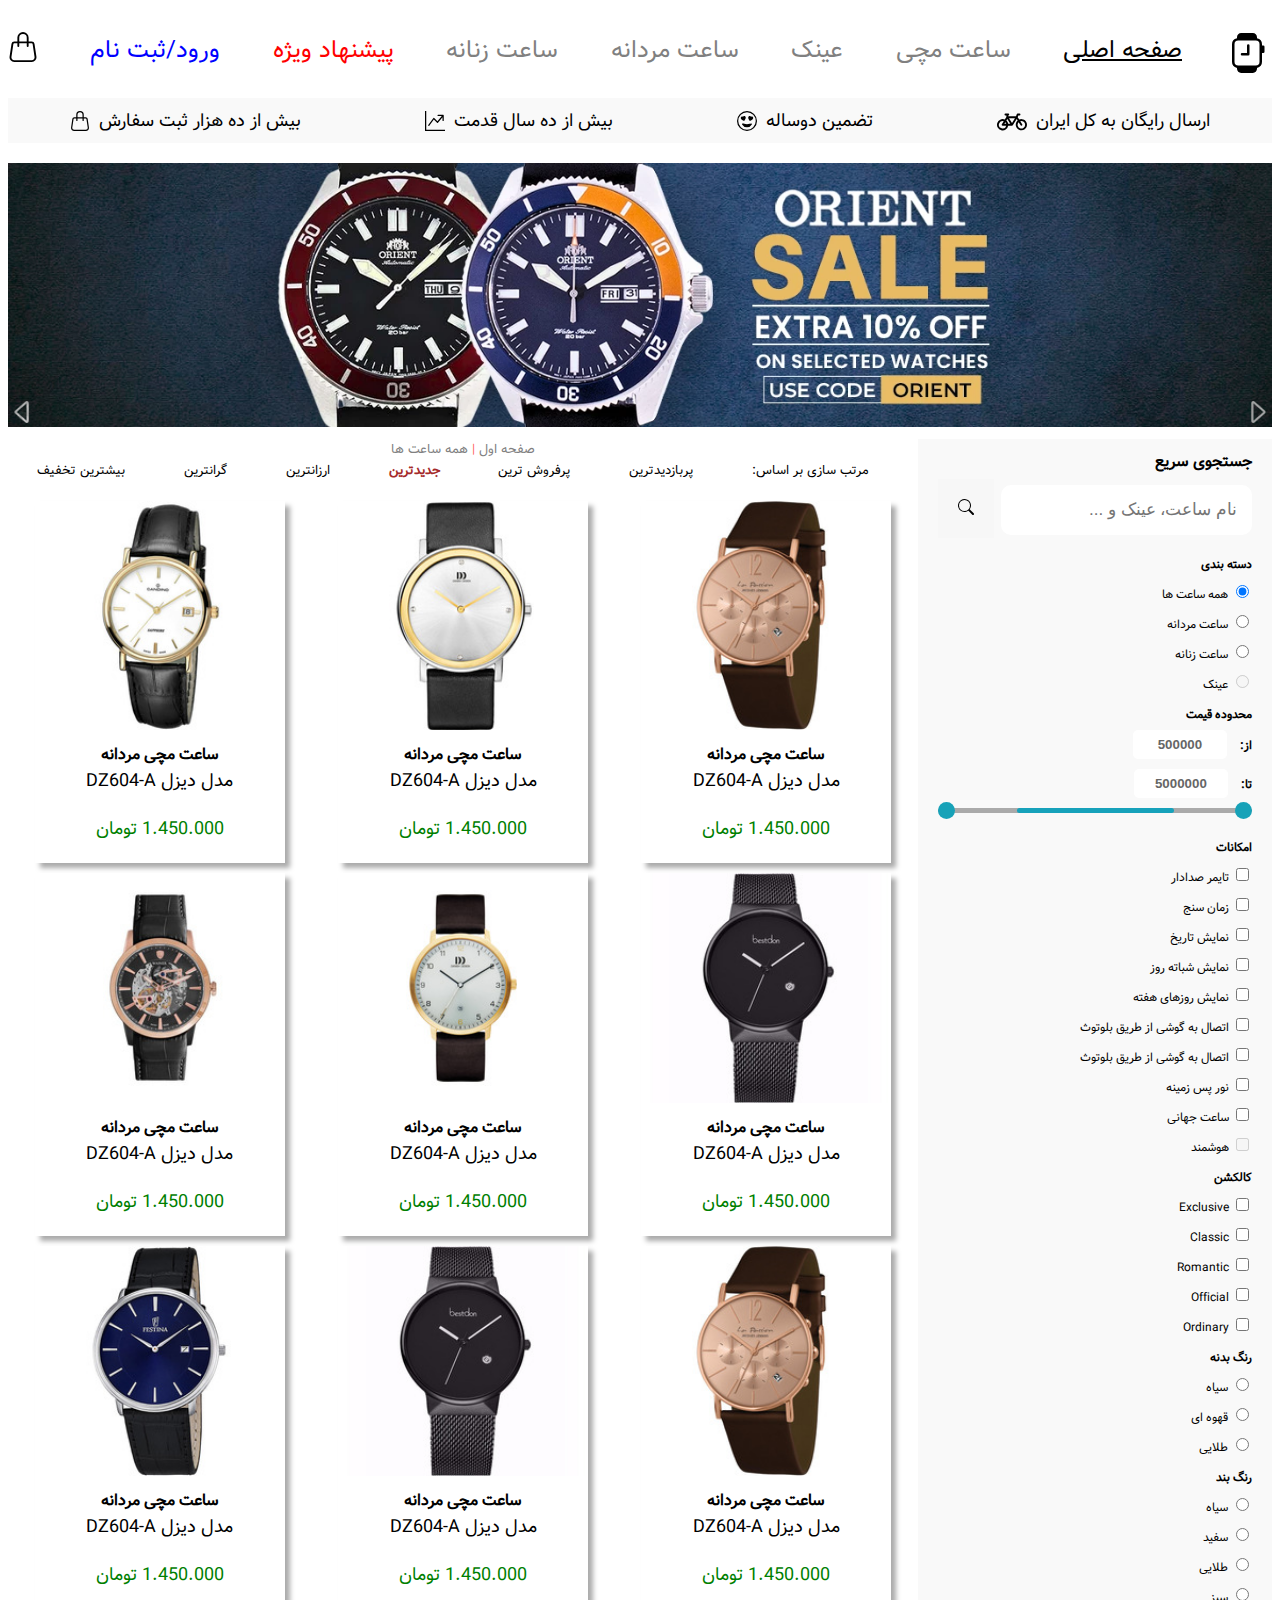
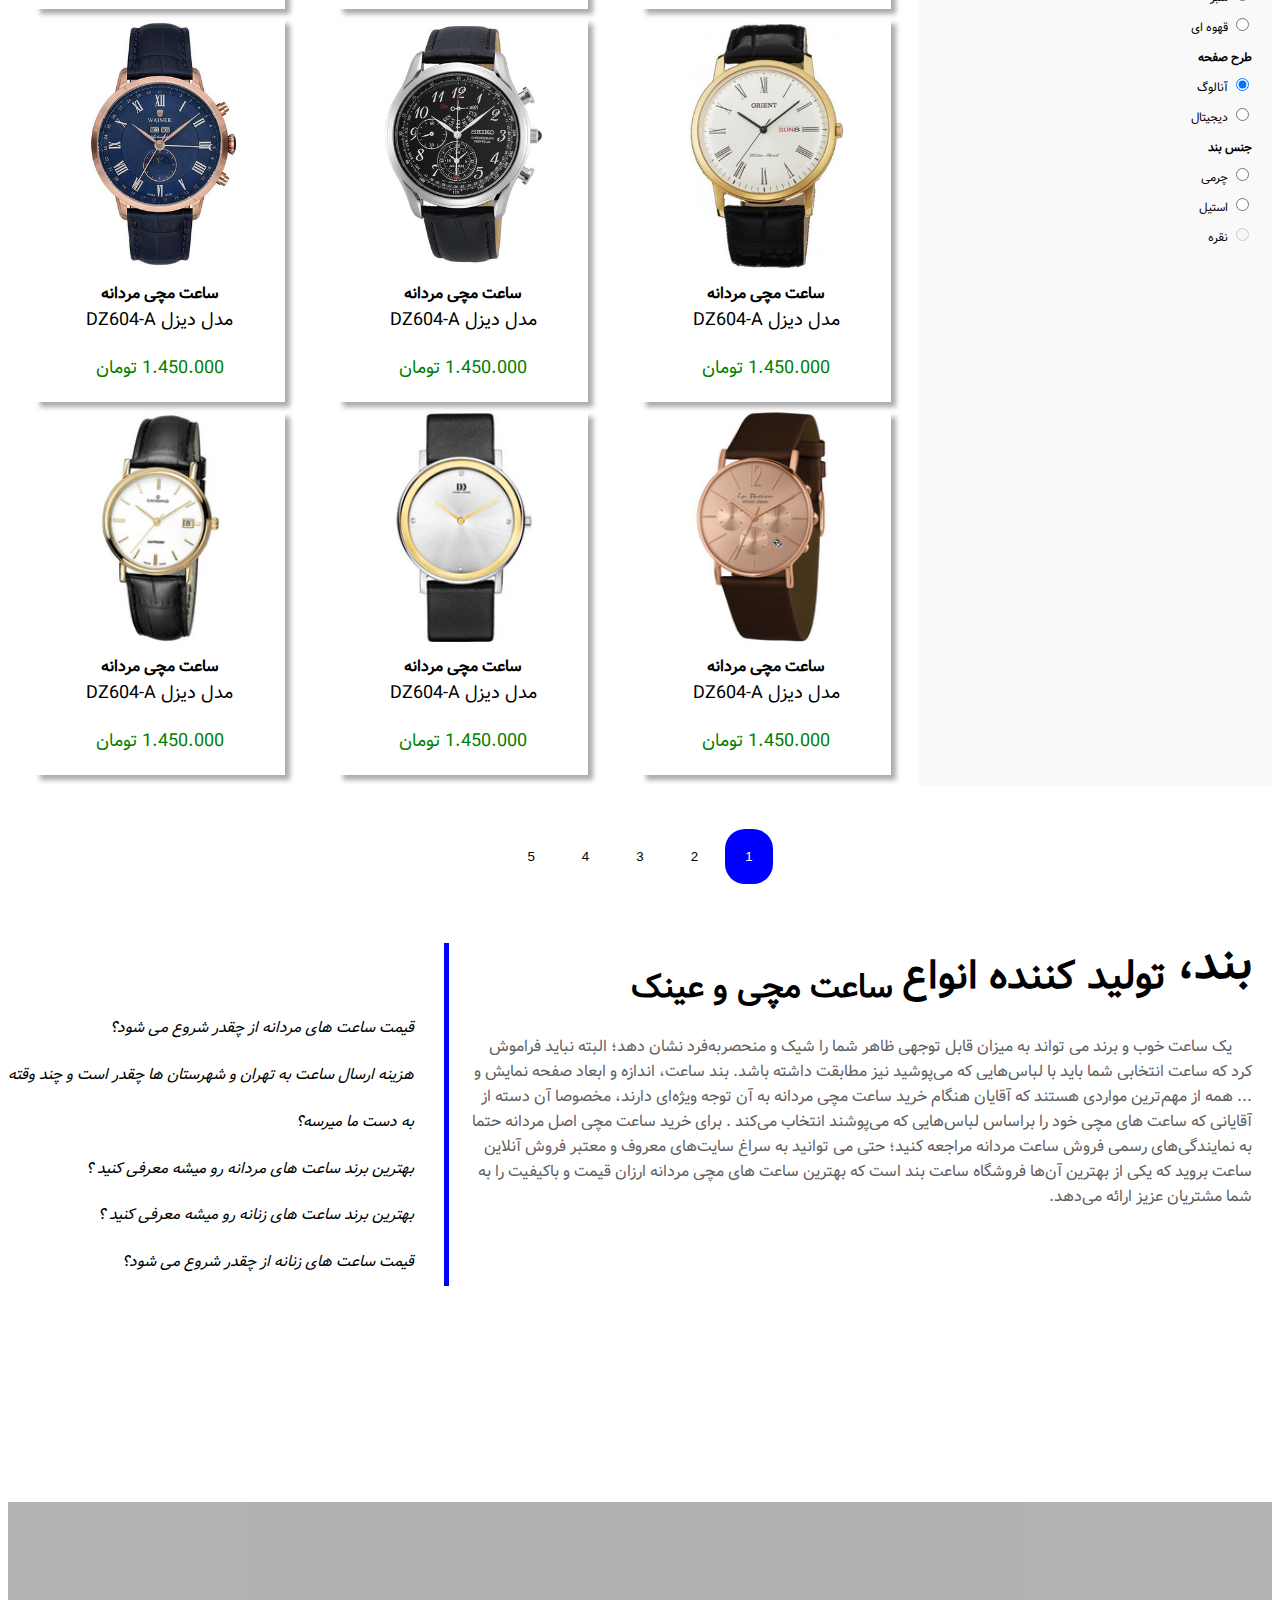
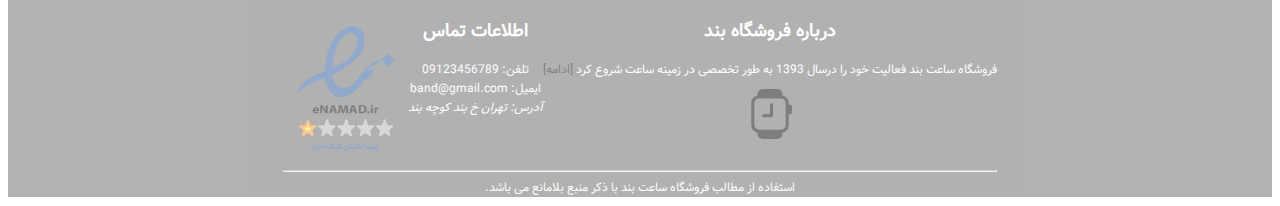
<file: index.html>
<!doctype html>
<html lang="fa" dir="rtl">
  <head>
    <meta charset="utf-8">
    <meta name="viewport" content="width=device-width, initial-scale=1">
    <meta name="keywords" content="ساعت , عینک , خرید اینترنتی , خرید آنلاین">
    <meta name="author" content="lilgoodlil">
    <title>خرید اینترنتی ساعت مچی | مردانه زنانه</title>
    <link rel="icon" type="image/x-icon" href="./images/smartwatch.svg">
    <link rel="stylesheet" href="./css/style.css">
</head>
  <body>
    <div class="container">
      <header>
        <nav class="header-navbar">
          <img src="./images/smartwatch.svg" alt="بند" width="50" height="40" class="header-logo">
          <ul class="header-menu" style="flex-grow: 2;">
            <li><a href="" class="active">صفحه اصلی</a></li>
            <li><a href="" class="not-active"> ساعت مچی</a></li>
            <li><a href="" class="not-active">عینک </a></li>
            <li><a href="" class="not-active">ساعت مردانه </a></li>
            <li><a href="" class="not-active">ساعت زنانه </a></li>
            <li><a href="" style="color: red;" class="offer">پیشنهاد ویژه</a></li>
            <li><a href="" style="color: blue;">ورود/ثبت نام</a></li>
            <li><a href="">
              <img src="./images/handbag.svg" alt="سبد خرید" width="30">
            </a></li>
          </ul>
          <a class="header-dropdown" href="" onclick="dropMenu(event)">
            <img src="./images/list.svg" alt="منو" width="40" class="header-dropdown-svg">
          </a>

        </nav>
        <nav class="header-details">
          <div class="header-detail">
            <span>ارسال رایگان به کل ایران</span><pre> </pre>
            <img src="./images/bicycle.svg" alt="" width="30">
          </div>
          <div class="header-detail">
            <span>تضمین دوساله</span><pre> </pre>
            <img src="./images/emoji-heart-eyes.svg" alt="" width="20">
          </div>
          <div class="header-detail">
            <span>بیش از ده سال قدمت</span><pre> </pre>
            <img src="./images/graph-up-arrow.svg" alt="" width="20">
          </div>
          <div class="header-detail">
            <span>بیش از ده هزار ثبت سفارش</span><pre> </pre>
            <img src="./images/handbag.svg" alt="" width="20">
          </div>
        </nav>
        <div class="header-slider">
          <img src="./images/header1.webp" alt="" class="header-slider__img">

          <a class="nextSlide-btn">
            <img src="./images/caret-right.svg" height="30" alt="بعدی" onclick="nextSlide(true)">
          </a>
          <a class="prevSlide-btn">
            <img src="./images/caret-left.svg" height="30" alt="قبلی" onclick="nextSlide(false)">
          </a>

        </div>
      </header>
      <section class="store">
        <button class="asideController" onclick="showAside()">فیلتر و جستجو</button>
        <aside class="aside">
          <div class="aside-container">
            <h3>جستجوی سریع</h3>

            <input type="text" placeholder="نام ساعت، عینک و ..." name="search" id="searchInput">
            <button type="submit" class="search-btn">
              <img src="./images/search.svg" alt="جستجو">
            </button>

            
            <form action="" class="filterBar">
            <ul class="filter-list">
              <li>
                <span>دسته بندی</span>
                <ul>
                  <input type="radio" id="vehicle1" name="category" value="allW" checked>
                  <label for="vehicle1"> همه ساعت ها</label>
                  <br>
                  <input type="radio" id="vehicle2" name="category" value="menW">
                  <label for="vehicle2"> ساعت مردانه</label>
                  <br>
                  <input type="radio" id="vehicle3" name="category" value="womenW">
                  <label for="vehicle3"> ساعت زنانه</label>
                  <br>
                  <input type="radio" id="vehicle3" name="category" disabled value="glass">
                  <label for="vehicle3"> عینک</label>
                  <br>
                </ul>
              </li>
              <li>
                <span>محدوده قیمت</span>
                <div class="priceSlider">
                  <span>از: </span>
                  <input type="number" class="input-min" value="500000"><br>
                  <span>تا:</span>
                  <input type="number" class="input-max" value="5000000">
                  <div class="slider">
                    <div class="progress"></div>
                  </div>
                  <div class="range-input">
                    <input type="range" class="range-min" min="500000" max="5000000" value="500000" step="100000">
                    <input type="range" class="range-max" min="500000" max="5000000" value="5000000" step="100000">
                  </div>
                </div>

              </li>
              <li>
                <span>امکانات</span>
                <ul>
                  <li>
                    <input type="checkbox" id="utility1">
                    <label for="utility1">تایمر صدادار</label>
                  </li>
                  <li>
                    <input type="checkbox" id="utility2">
                    <label for="utility2"> زمان سنج</label>
                  </li>
                  <li>
                    <input type="checkbox" id="utility3">
                    <label for="utility3">نمایش تاریخ</label>
                  </li> 
                  <li>
                    <input type="checkbox" id="utility4">
                    <label for="utility4">نمایش شباته روز</label>
                  </li>
                  <li>
                    <input type="checkbox" id="utility5">
                    <label for="utility5">نمایش روزهای هفته</label>
                  </li>
                  <li>
                    <input type="checkbox" id="utility6">
                    <label for="utility6">اتصال به گوشی از طریق بلوتوث</label>
                  </li>
                  <li>
                    <input type="checkbox" id="utility7">
                    <label for="utility7">اتصال به گوشی از طریق بلوتوث</label>
                  </li>
                  <li>
                    <input type="checkbox" id="utility8">
                    <label for="utility8">نور پس زمینه</label>
                  </li>
                  <li>
                    <input type="checkbox" id="utility9">
                    <label for="utility9">ساعت جهانی</label>
                  </li>
                  <li>
                    <input type="checkbox" id="utility10" disabled>
                    <label for="utility10">هوشمند</label>
                  </li>
                </ul>
              </li>
              <li>
                <span>کالکشن</span>
                <ul>
                  <li>
                    <input type="checkbox" id="collection1" name="collection">
                    <label for="collection1">Exclusive</label>
                  </li>
                  <li>
                    <input type="checkbox" id="collection2" name="collection">
                    <label for="collection2">Classic</label>
                  </li>
                  <li>
                    <input type="checkbox" id="collection3" name="collection">
                    <label for="collection3">Romantic</label>
                  </li>
                  <li>
                    <input type="checkbox" id="collection4" name="collection">
                    <label for="collection4">Official</label>
                  </li>
                  <li>
                    <input type="checkbox" id="collection5" name="collection">
                    <label for="collection5">Ordinary</label>
                  </li>
                </ul>
              </li>
              <li>
                <span>رنگ بدنه</span>
                <ul>
                  <li>
                    <input type="radio" id="colorBadane1" name="colorBadane">
                    <label for="colorBadane1">سیاه</label>
                  </li>
                  <li>
                    <input type="radio" id="colorBadane2" name="colorBadane">
                    <label for="colorBadane2">قهوه ای</label>
                  </li>
                  <li>
                    <input type="radio" id="colorBadane3" name="colorBadane">
                    <label for="colorBadane3">طلایی</label>
                  </li>
                </ul>
              </li>
              <li>
                <span>رنگ بند</span>
                <ul>
                  <li>
                    <input type="radio" id="colorBand1" name="colorBand">
                    <label for="colorBand1">سیاه</label>
                  </li>
                  <li>
                    <input type="radio" id="colorBand2" name="colorBand">
                    <label for="colorBand2">سفید</label>
                  </li>
                  <li>
                    <input type="radio" id="colorBand3" name="colorBand">
                    <label for="colorBand3">طلایی</label>
                  </li>
                  <li>
                    <input type="radio" id="colorBand4" name="colorBand">
                    <label for="colorBand4">سبز</label>
                  </li>
                  <li>
                    <input type="radio" id="colorBand5" name="colorBand">
                    <label for="colorBand5">قهوه ای</label>
                  </li>
                </ul>
              </li>
              <li>
                <span>طرح صفحه</span>
                  <ul>
                    <li>
                      <input type="radio" id="screenMethod1" name="screenMethod" checked>
                      <label for="screenMethod1">آنالوگ</label>
                    </li>
                    <li>
                      <input type="radio" id="screenMethod2" name="screenMethod">
                      <label for="screenMethod2">دیجیتال</label>
                    </li>
                  </ul>
              </li>
              <li>
                <span>جنس بند</span>
                <ul>
                  <li>
                    <input type="radio" id="jensBand1" name="jensBand">
                    <label for="jensBand1">چرمی</label>
                  </li>
                  <li>
                    <input type="radio" id="jensBand2" name="jensBand">
                    <label for="jensBand2">استیل</label>
                  </li>
                  <li>
                    <input type="radio" id="jensBand3" name="jensBand" disabled>
                    <label for="jensBand3">نقره</label>
                  </li>
                </ul>
              </li>
            </ul>
            </form>
          </div>
        </aside>
        <main class="main">
          <section class="main-header">
            <div class="page-path">
              <p> <a href="">صفحه اول</a> | <a href="">همه ساعت ها</a></p>
            </div>
            <div class="sort-metod">
              <ul class="sort-method-list">
                <li><span>مرتب سازی بر اساس:</span></li> 
                <li><a href="">پربازدیدترین</a></li>
                <li><a href="">پرفروش ترین</a></li>
                <li><a href="" style="color: brown; font-weight: bold;">جدیدترین</a></li>
                <li><a href="">ارزانترین</a></li>
                <li><a href="">گرانترین</a></li>
                <li><a href="">بیشترین تخفیف</a></li>
              </ul>
            </div>
          </section>
          <section class="cataloug">
            <div class="cart">
              <div class="cart-img">
                <a href="">
                  <img src="./images/7.jpg" alt="" width="250">
                </a>
              </div>
              <div class="cart-body">
                <h3>ساعت مچی مردانه</h3>
                <span>مدل دیزل DZ604-A</span>
                <p>1.450.000 تومان</p>
              </div>
            </div>
            <div class="cart">
              <div class="cart-img">
                <a href="">
                  <img src="./images/2.jpg" alt="" width="250">
                </a>
              </div>
              <div class="cart-body">
                <h3>ساعت مچی مردانه</h3>
                <span>مدل دیزل DZ604-A</span>
                <p>1.450.000 تومان</p>
              </div>
            </div>
            <div class="cart">
              <div class="cart-img">
                <a href="">
                  <img src="./images/3.jpg" alt="" width="250">
                </a>
              </div>
              <div class="cart-body">
                <h3>ساعت مچی مردانه</h3>
                <span>مدل دیزل DZ604-A</span>
                <p>1.450.000 تومان</p>
              </div>
            </div>
            <div class="cart">
              <div class="cart-img">
                <a href="">
                  <img src="./images/8.jpg" alt="" width="250">
                </a>
              </div>
              <div class="cart-body">
                <h3>ساعت مچی مردانه</h3>
                <span>مدل دیزل DZ604-A</span>
                <p>1.450.000 تومان</p>
              </div>
            </div>
            <div class="cart">
              <div class="cart-img">
                <a href="">
                  <img src="./images/5.jpg" alt="" width="250">
                </a>
              </div>
              <div class="cart-body">
                <h3>ساعت مچی مردانه</h3>
                <span>مدل دیزل DZ604-A</span>
                <p>1.450.000 تومان</p>
              </div>
            </div>
            <div class="cart">
              <div class="cart-img">
                <a href="">
                  <img src="./images/6.jpg" alt="" width="250">
                </a>
              </div>
              <div class="cart-body">
                <h3>ساعت مچی مردانه</h3>
                <span>مدل دیزل DZ604-A</span>
                <p>1.450.000 تومان</p>
              </div>
            </div>
            <div class="cart">
              <div class="cart-img">
                <a href="">
                  <img src="./images/7.jpg" alt="" width="250">
                </a>
              </div>
              <div class="cart-body">
                <h3>ساعت مچی مردانه</h3>
                <span>مدل دیزل DZ604-A</span>
                <p>1.450.000 تومان</p>
              </div>
            </div>
            <div class="cart">
              <div class="cart-img">
                <a href="">
                  <img src="./images/8.jpg" alt="" width="250">
                </a>
              </div>
              <div class="cart-body">
                <h3>ساعت مچی مردانه</h3>
                <span>مدل دیزل DZ604-A</span>
                <p>1.450.000 تومان</p>
              </div>
            </div>
            <div class="cart">
              <div class="cart-img">
                <a href="">
                  <img src="./images/9.jpg" alt="" width="250">
                </a>
              </div>
              <div class="cart-body">
                <h3>ساعت مچی مردانه</h3>
                <span>مدل دیزل DZ604-A</span>
                <p>1.450.000 تومان</p>
              </div>
            </div>
            <div class="cart">
              <div class="cart-img">
                <a href="">
                  <img src="./images/10.jpg" alt="" width="250">
                </a>
              </div>
              <div class="cart-body">
                <h3>ساعت مچی مردانه</h3>
                <span>مدل دیزل DZ604-A</span>
                <p>1.450.000 تومان</p>
              </div>
            </div>
            <div class="cart">
              <div class="cart-img">
                <a href="">
                  <img src="./images/11.jpg" alt="" width="250">
                </a>
              </div>
              <div class="cart-body">
                <h3>ساعت مچی مردانه</h3>
                <span>مدل دیزل DZ604-A</span>
                <p>1.450.000 تومان</p>
              </div>
            </div>
            <div class="cart">
              <div class="cart-img">
                <a href="">
                  <img src="./images/12.jpg" alt="" width="250">
                </a>
              </div>
              <div class="cart-body">
                <h3>ساعت مچی مردانه</h3>
                <span>مدل دیزل DZ604-A</span>
                <p>1.450.000 تومان</p>
              </div>
            </div>
            <div class="cart">
              <div class="cart-img">
                <a href="">
                  <img src="./images/7.jpg" alt="" width="250">
                </a>
              </div>
              <div class="cart-body">
                <h3>ساعت مچی مردانه</h3>
                <span>مدل دیزل DZ604-A</span>
                <p>1.450.000 تومان</p>
              </div>
            </div>
            <div class="cart">
              <div class="cart-img">
                <a href="">
                  <img src="./images/2.jpg" alt="" width="250">
                </a>
              </div>
              <div class="cart-body">
                <h3>ساعت مچی مردانه</h3>
                <span>مدل دیزل DZ604-A</span>
                <p>1.450.000 تومان</p>
              </div>
            </div>
            <div class="cart">
              <div class="cart-img">
                <a href="">
                  <img src="./images/3.jpg" alt="" width="250">
                </a>
              </div>
              <div class="cart-body">
                <h3>ساعت مچی مردانه</h3>
                <span>مدل دیزل DZ604-A</span>
                <p>1.450.000 تومان</p>
              </div>
            </div>
          </section>
        </main>
        <section class="pagination">
          <ul>
            <li><button id="activePage">1</button></li>
            <li><button>2</button></li>
            <li><button>3</button></li>
            <li><button>4</button></li>
            <li><button>5</button></li>
          </ul>
        </section>
      </section>
      <article class="main-article">
        <div class="article-body">
          <h1>بند،<sub> تولید کننده انواع<sub> ساعت مچی و عینک</sub></sub></h1>
          <p>یک ساعت خوب و برند می تواند به
            میزان قابل توجهی ظاهر شما را شیک و منحصربه‌فرد نشان دهد؛ البته
            نباید فراموش کرد که ساعت انتخابی شما باید با لباس‌هایی که می‌پوشید نیز مطابقت داشته
            باشد. بند ساعت، اندازه و ابعاد صفحه نمایش و ... همه از مهم‌ترین مواردی هستند که
            آقایان هنگام خرید ساعت مچی مردانه به آن توجه ویژه‌ای دارند، مخصوصا آن دسته
            از آقایانی که ساعت های مچی خود را براساس لباس‌هایی که می‌پوشند انتخاب می‌کند
            . برای خرید ساعت مچی اصل مردانه حتما به نمایندگی‌های رسمی فروش ساعت مردانه
            مراجعه کنید؛ حتی می توانید به سراغ سایت‌های معروف و معتبر 
            فروش آنلاین ساعت بروید که یکی از بهترین آن‌ها فروشگاه 
            ساعت بند است که بهترین ساعت های مچی مردانه ارزان
            قیمت 
            و باکیفیت را به شما مشتریان عزیز ارائه می‌دهد.
          </p>
        </div>



        <div class="questionsBox">
          <ul class="questionsList">
            <li class="question">
              <a href="">قیمت ساعت های مردانه از چقدر شروع می شود؟</a>
            </li>
            <li class="question">
              <a href="">هزینه ارسال ساعت به تهران و شهرستان ها چقدر است و چند وقته به دست ما میرسه؟</a>
            </li>
            <li class="question">
              <a href="">بهترین برند ساعت های مردانه رو میشه معرفی کنید ؟</a>
            </li>
            <li class="question">
              <a href="">بهترین برند ساعت های زنانه رو میشه معرفی کنید ؟</a>
            </li>
            <li class="question">
              <a href="">قیمت ساعت های زنانه از چقدر شروع می شود؟</a>
            </li>
          </ul>
        </div>
      </article>
      <footer>
        <div>
          <h2>درباره فروشگاه بند</h2>
          <p>
            فروشگاه ساعت بند فعالیت خود را درسال 1393 به طور تخصصی در زمینه ساعت شروع کرد <a href="">[ادامه]</a>
          </p>
          <img src="./images/smartwatch.svg" alt="" class="footer-band-logo">
        </div>
        <div>
          <h2>اطلاعات تماس</h2>
          <p>تلفن: 09123456789
            <br>ایمیل: band@gmail.com
            <address>آدرس: تهران خ بند کوچه بند</address>
          </p>
        </div>
        <div class="footer-logo">
          <img src="./images/footer.png" alt="">
        </div>
        <div class="footer-end">
          <hr>
          <p>استفاده از مطالب فروشگاه ساعت بند با ذکر منبع بلامانع می باشد.</p>
        </div>
      </footer>
    </div>
    <script src="./js/main.js"></script>
  </body>
</html>
</file>
<file: css/style.css>
@font-face {
    font-family: "Vazir";
    src: url("../fonts/Vazir.eot");
    src: url("../fonts/Vazir.woff2") format("woff2");
    src: url("../fonts/Vazir.woff") format("woff");
    src: url("../fonts/Vazir.ttf") format("truetype");
}

body {
    font-family: "Vazir";
    font-size: 1.5em;
}
p {
    margin: 0;
}
a {
    text-decoration: none;
    color: black;

}

li {
    list-style-type: none;
} 

.header-navbar {
    display: flex;
    flex-direction: row;
    flex-wrap: nowrap;
    justify-content: space-between;
    align-items: center;
}
.header-menu {
    float: left;
    display: flex;
    justify-content: space-between;
}
.header-details {
    display: flex;
    flex-direction: row;
    flex-wrap: nowrap;
    justify-content: space-around;
    align-items: center;
    font-size: 0.75em;
    background-color: rgba(200,200,200,0.1);
}
.header-detail {
    display: flex;
    align-items: center;

}
.header-dropdown {
    display: none;
}

.header-slider {
    position: relative;
    margin-top: 20px;
}
.container {
    width: 100%;
}

.header-slider__img{
    width: 100%;
}

.active{
    text-decoration:underline;
}
.not-active{
    color: grey;
}

.nextSlide-btn {
    position: absolute;
    right:0%;
    bottom: 0%;
    
}
.prevSlide-btn {
    position: absolute;
    left: 0%;
    bottom: 0%;
}


.store {
    display: grid;
    grid-template-columns: auto auto auto auto auto;
}
.aside {
    background-color:  rgba(200,200,200,0.1);

}
.aside-container {
    margin: 0 20px;

}
.filterBar{

}
#searchInput{
    padding: 15px;
    margin: 0;
    font-size: 17px;
    border: 1px;
    border-color: white;
    border-radius: 10px;
}
.search-btn {
    border: none;
    cursor: pointer;
    background-color:  rgba(235, 235, 235, 0.1);
    border: none;
    padding: 20px;
}
h3{
    margin: 10px 0 5px 0;
    font-size: 16px;
}
.filter-list {
    line-height: 60px;
    text-align: start;
    font-size: 0.5em;
    padding-inline-start: 0;
}
.filter-list ul {
    padding-inline-start: 0;
}
.filter-list li{
    border-bottom: 10px;
    border-color: black;
    line-height: 30px;
}
.filter-list span {
    font-weight: bold;
}
.filter-list img {
    height: 30px;
}
.priceSlider{
    margin-bottom: 20px;
}
.priceSlider input {
    width: 30%;
    border: none;
    border-radius: 5px;
    padding: 7px 0px;
    text-align: center;
    margin-right: 10px;
    margin-bottom: 10px;
    font-weight: bold;
    color: #666666;
}
input[type="number"]::-webkit-outer-spin-button,
input[type="number"]::-webkit-inner-spin-button{
    -webkit-appearance: none;
}
.slider{
    height: 5px;
    border-radius: 5px;
    background-color: #aaaaaa;
    position: relative;
}
.slider .progress{
    height: 5px;
    background-color: #17A2BB;
    border-radius: 5px;
    position: absolute;
    left: 25%;
    right: 25%;
}
.range-input{
    position: relative;
}
.range-input input{
    position: absolute;
    top: -5px;
    border-radius: 5px;
    padding: 0;
    margin: 0;
    height: 5px;
    width: 100%;
    -webkit-appearance: none;
    background: none;
    pointer-events: none;
}
input[type="range"]::-webkit-slider-thumb{
    height: 17px;
    width: 17px;
    border-radius: 50%;
    -webkit-appearance: none;
    background-color: #17A2B8;
    pointer-events: auto;
}
.main {
    grid-column: 2/ span 4;

}
.cataloug {
    margin-top: 20px;
    display: flex;
    flex-direction: row;
    flex-wrap: wrap;
    justify-content: space-around;
}
.main-header {
    grid-row: 1/3;
    grid-column: 1/5;
}
.cart {
    display: flex;
    flex-direction: column;
    flex-wrap: wrap;
    text-align: center;
    align-items: center;
    box-shadow: 5px 5px 5px #aaaaaa;
    margin-bottom: 10px;
}

.cart-body {
    font-size:large;
}
.cart-body h3{
    margin: 0;
}
.cart-body p {
    margin: 20px 0;
    color: green;
}


.sort-method-list li{
    display: inline;
}
.sort-method-list{
    margin: 0 20px 0 0;
    font-size: small;
    padding: 0;
    display: flex;
    flex-wrap: nowrap;
    justify-content: space-around;
}
.page-path{
    text-align: center;
    font-size: small;
    color: rgba(255, 0, 0, 0.66);
}
.page-path a{
    color: grey;
}
@media screen and (max-width: 1000px) {
    .header-menu{
        display: none;}
    .header-dropdown {
        display: inline;
    }
    .header-details{
        display: none;
    }
}
.pagination{
    margin: 20px 0;
    text-align: center;
    grid-column: 1/-1;
}
.pagination li {
    display: inline;
}
.pagination ul {
    padding: 0;
}
.pagination button{
    padding: 20px;
    background-color: white;
    border: none;
    color: black;
    border-radius: 20px;
    cursor: pointer;
}
#activePage {
    background-color: blue !important;
    color: white !important;
    cursor: none;
}
.article-imgs{
    display: flex;
    flex-direction: row;
    flex-wrap: wrap;
    /* justify-content: left; */
    /* margin: 100px 0 0 0; */
}
.article-imgs img{
    width: 100%;
    margin: 2px;
    border-radius: 30px;
    transform: rotate(90deg);
}
.main-article {
    display: grid;
    grid-template-columns: auto auto auto;
}
.article-body {
    grid-column: 1/ span 2;
    margin: 0 20px;
}
.article-body p {
    color: rgb(97, 96, 96);
    text-indent: 20px;
    font-size: medium;
}
.article-body h1 {
    margin: 0 0 20px 0;
}

.questionsList{
    padding: 62px 30px 0 0;
    font-size: 0.65em;
    color: #cccccc;
    font-style: italic;
    line-height: 3em;
    border-right: 5px solid blue;
}

footer {
    margin-top: 200px;
    padding-top: 100px;
    background-color: #666666;
    color: white;
    display: grid;
    grid-template-columns: auto auto auto;
    font-size: 0.5em;
    text-align: center;
    justify-content: center;
    opacity: 0.5;
}
.footer-end {
    grid-column: 1/-1;
}
.footer-logo img {
    margin-top: 20px;
    
}
.footer-band-logo{
    width: 50px;
    margin-top: 10px;
    
}
.footer-logo img {
    margin-top: 20px;
}
.asideController{
    display: none;
    background-color: white;
    border: none;
    font-size: 0.7em;
    font-weight: bold;
    cursor: pointer;
    padding: 10px;
    margin: 0 auto;
}

a:hover {
    background-color: blue;
    color: white !important;
    border-radius: 5px;
    font-style: italic;
}

button:hover {
    background-color: blue;
    color: white;
    border-radius: 5px;
    font-style: italic;
}


@media screen and (max-width: 860px) {
    .store {
        display: block;
    }
    .aside {
        display: none;
    }
    .asideController {
        display: block;
    }
}
@media screen and (min-width: 861px) {

    .aside {
        display: block !important;
    }

}
@media screen and (max-width: 850px) {
    .sort-metod {
        display: none;
    }
    .main-article{
        display: block;
    }
    footer {
        grid-template-columns: auto;
    }
}


@media screen and (min-width: 1001px) {
    .header-menu{
        display: flex;}

}
</file>
